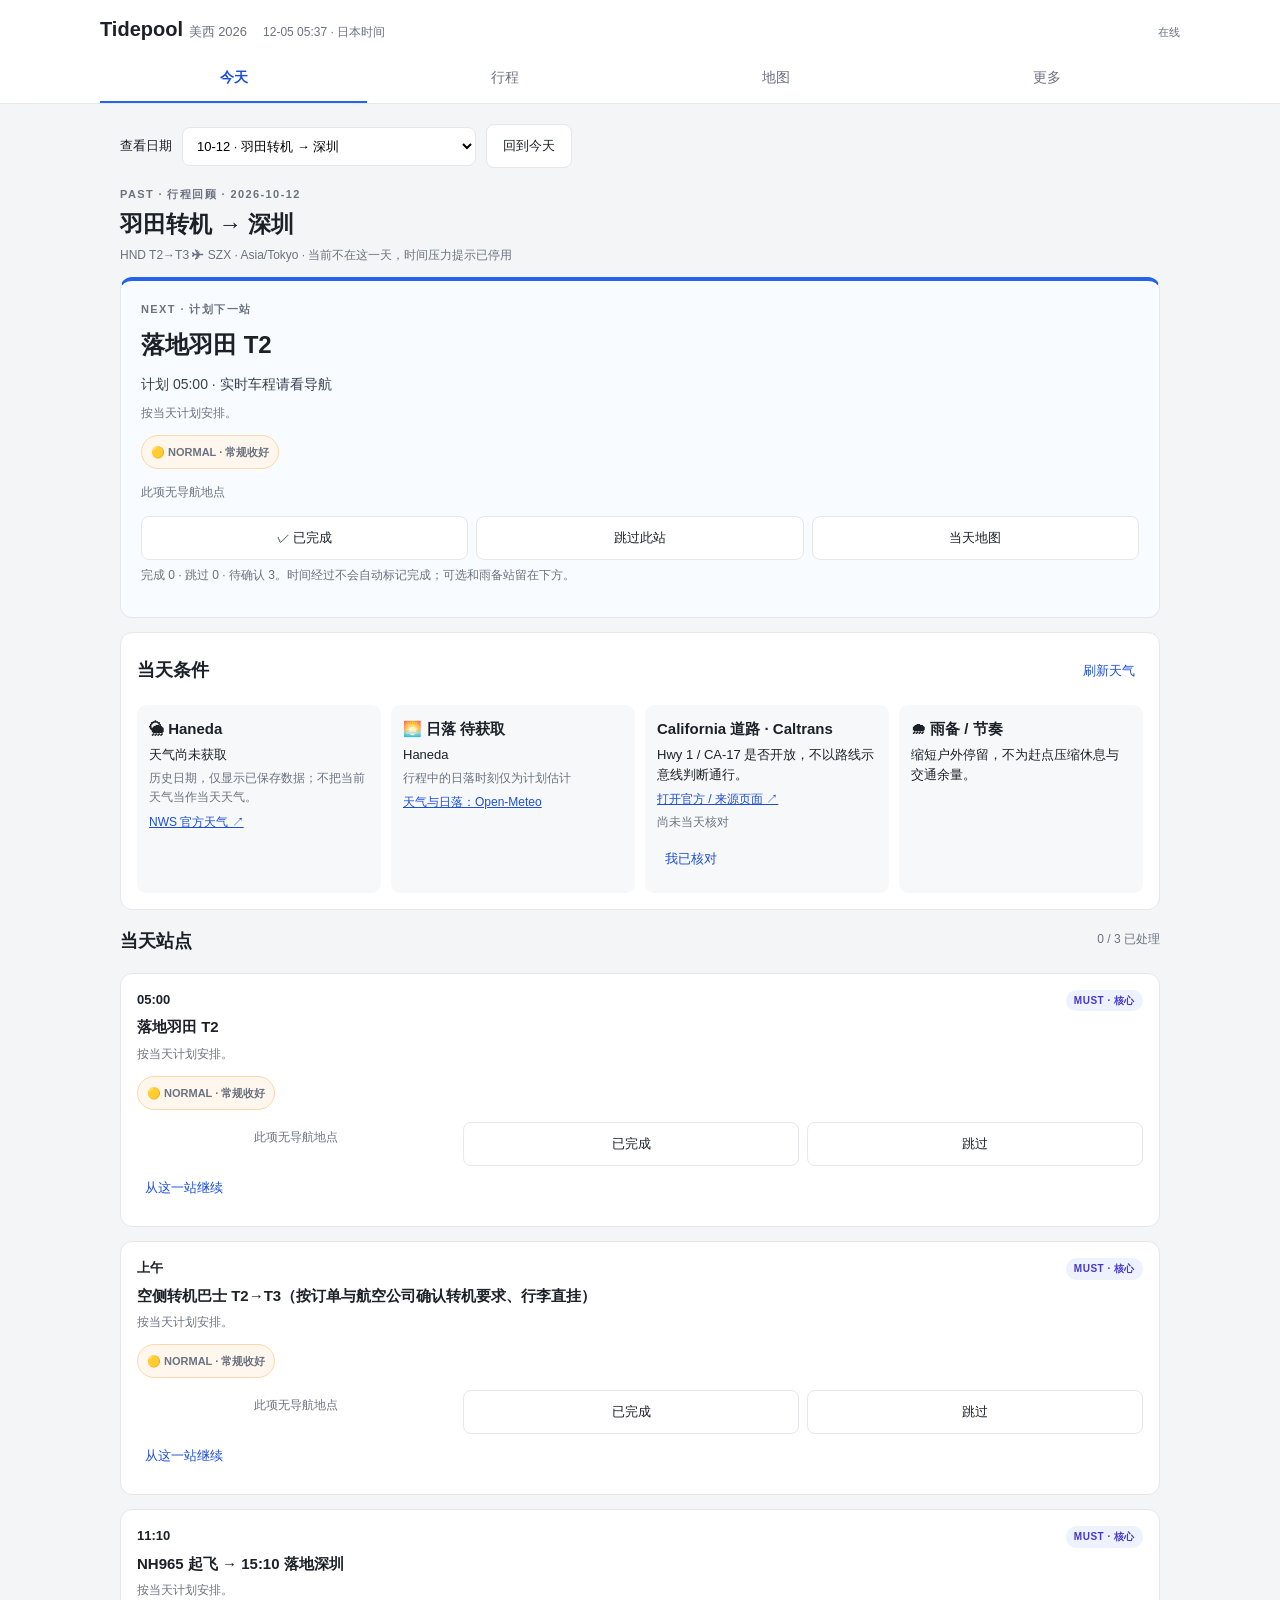
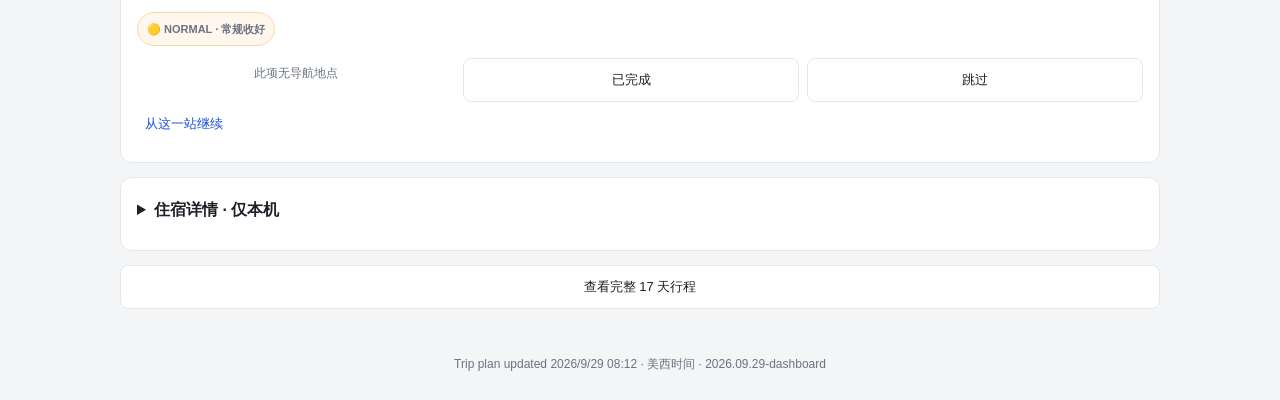
<file: index.html>
<!DOCTYPE html>
<html lang="zh-CN">
<head>
<meta charset="UTF-8"><meta name="viewport" content="width=device-width, initial-scale=1, viewport-fit=cover">
<meta name="robots" content="noindex,nofollow"><meta name="theme-color" content="#1e3a8a">
<meta name="apple-mobile-web-app-capable" content="yes"><meta name="mobile-web-app-capable" content="yes">
<meta name="apple-mobile-web-app-title" content="Tidepool"><meta name="referrer" content="no-referrer">
<link rel="apple-touch-icon" href="icon-180.png"><link rel="manifest" href="manifest.json">
<link rel="stylesheet" href="leaflet.css"><link rel="stylesheet" href="styles.css">
<title>Tidepool · 美西行程 2026</title>
<script src="data/init.js" defer></script><script src="data/trip.js" defer></script>
<script src="data/portland.js" defer></script><script src="data/ride.js" defer></script><script src="data/bay.js" defer></script><script src="data/la.js" defer></script><script src="data/plans.js" defer></script><script src="data/photos.js" defer></script>
<script src="core.js" defer></script><script src="leaflet.js" defer></script><script src="conditions.js" defer></script><script src="maps.js" defer></script><script src="app.js" defer></script><script src="offline.js" defer></script>
</head>
<body>
<header><div class="h-top"><h1>Tidepool <small>美西 2026</small></h1><span id="local-clock" class="h-meta"></span><span id="network" class="connection"></span></div>
<nav class="tabs" aria-label="主导航"><button class="tab on" data-view="today" aria-current="page">今天</button><button class="tab" data-view="trip">行程</button><button class="tab" data-view="map">地图</button><button class="tab" data-view="more">更多</button></nav></header>
<main>
<section id="v-today" class="on" aria-label="今天">
 <div class="date-row"><label for="day-select">查看日期</label><select id="day-select"></select><button class="btn" id="go-today">回到今天</button></div>
 <div id="today-heading"></div><div id="now-card"></div>
 <div id="due-todos"></div>
 <div class="panel"><div class="panel-title"><h2>当天条件</h2><button class="text-btn" id="refresh-conditions">刷新天气</button></div><div id="conditions" aria-live="polite"></div></div>
 <div id="today-stops"></div>
 <details class="panel"><summary>住宿详情 · 仅本机</summary><div id="today-private"></div><button class="text-btn" data-view="more">管理本机详情</button></details>
 <button class="btn wide" data-view="trip">查看完整 17 天行程</button>
</section>
<section id="v-trip" aria-label="完整行程"><div class="panel-title"><h2>完整行程</h2><button id="export-ics" class="btn">导出日历</button><button id="print" class="btn">打印</button></div><p class="muted">标记与今天页面同步；所有时间为行程所在地时间。</p><div id="timeline"></div></section>
<section id="v-map" aria-label="行程地图"><div class="map-filters"><label>地区 <select id="map-region"><option value="portland">Portland / Coast</option><option value="bay">Bay Area</option><option value="ride">Hwy 1</option><option value="la">Los Angeles</option></select></label><label>日期 <select id="map-day"></select></label></div><p class="muted">Google 地图路线为示意线；实时车程与道路通行请打开导航。虚线为折返。可选站可能需要绕行。</p><div class="rm-grid"><div id="travel-map" role="region" aria-label="Google 地图画布"></div><div id="map-side" class="rm-side"></div></div></section>
<section id="v-more" aria-label="更多工具"><div class="tool-grid"><button class="btn" data-tool="flights">航班 · 租车</button><button class="btn" data-tool="pack">装备</button><button class="btn" data-tool="todo">待办</button><button class="btn" data-tool="offline">离线准备</button><button class="btn" data-tool="private">本机详情</button><button class="btn" data-tool="sources">信息核对</button></div>
 <div id="tool-flights" class="tool-panel"><h2>航班 · 租车</h2><p class="muted">航班时刻为预订计划，航站楼、登机口与行李额度以航空公司当天通知为准。订单号请查看本机详情。</p><div class="fgrid" id="flights"></div><h2>租车</h2><div class="fgrid" id="cars"></div></div>
 <div id="tool-pack" class="tool-panel" hidden><div class="panel-title"><h2>装备</h2><button id="pack-reset" class="btn">重置勾选</button></div><div id="pack-progress"></div><div id="pack"></div></div>
 <div id="tool-todo" class="tool-panel" hidden><h2>待办</h2><p class="muted">勾选保存在本机；已过期事项留在这里，不再挤占今天首页。</p><div id="todos"></div></div>
 <div id="tool-offline" class="tool-panel" hidden><h2>离线准备</h2><div class="panel"><p id="offline-status" aria-live="polite">正在检查离线资源…</p><p class="muted">行程与应用可离线使用。地区缓存会保存该地区照片；Google 底图只保存你实际浏览过的部分，不能替代 Google Maps 离线地图。离线时外部导航与实时天气不可用。</p><div class="actions"><button class="btn" data-cache="portland">缓存 Portland</button><button class="btn" data-cache="ride">缓存 Hwy 1</button><button class="btn" data-cache="bay">缓存 Bay Area</button><button class="btn" data-cache="la">缓存 LA</button></div><div id="offline-regions"></div><button class="text-btn" id="check-offline">重新检查离线状态</button></div></div>
 <div id="tool-private" class="tool-panel" hidden><h2>本机详情</h2><div class="panel"><p>私人住宿地址与预订凭证不随网页发布。导入你自己的详情文件后，只保存在当前浏览器；不会同步到服务器。共享设备请勿导入。</p><label class="file-label">导入本机详情 JSON <input type="file" id="import-private" accept="application/json,.json"></label><div id="private-status" aria-live="polite"></div><button class="btn" id="export-private">导出本机备份</button><button class="btn" id="clear-private">清除本机详情</button><details><summary>查看已导入详情</summary><div id="private-list"></div></details></div><div class="panel"><h3>预订平台</h3><a href="https://www.airbnb.com/trips" target="_blank" rel="noopener noreferrer">Airbnb 行程</a> · <a href="https://secure.booking.com/myreservations.html" target="_blank" rel="noopener noreferrer">Booking 订单</a> · <a href="https://us.trip.com/order/all" target="_blank" rel="noopener noreferrer">Trip.com 订单</a></div></div>
 <div id="tool-sources" class="tool-panel" hidden><h2>信息核对</h2><p class="muted">固定地点沿用行程资料；营业、停车、道路、潮汐需要当天核对。“我已核对”仅记录你查看后的时间，不表示本站自动验证。</p><div id="sources"></div></div>
</section>
</main><footer id="footer"></footer><div id="toast" role="status" aria-live="polite"></div>
<noscript><p>请启用 JavaScript 来显示行程和离线工具。</p></noscript>
</body></html>
</file>
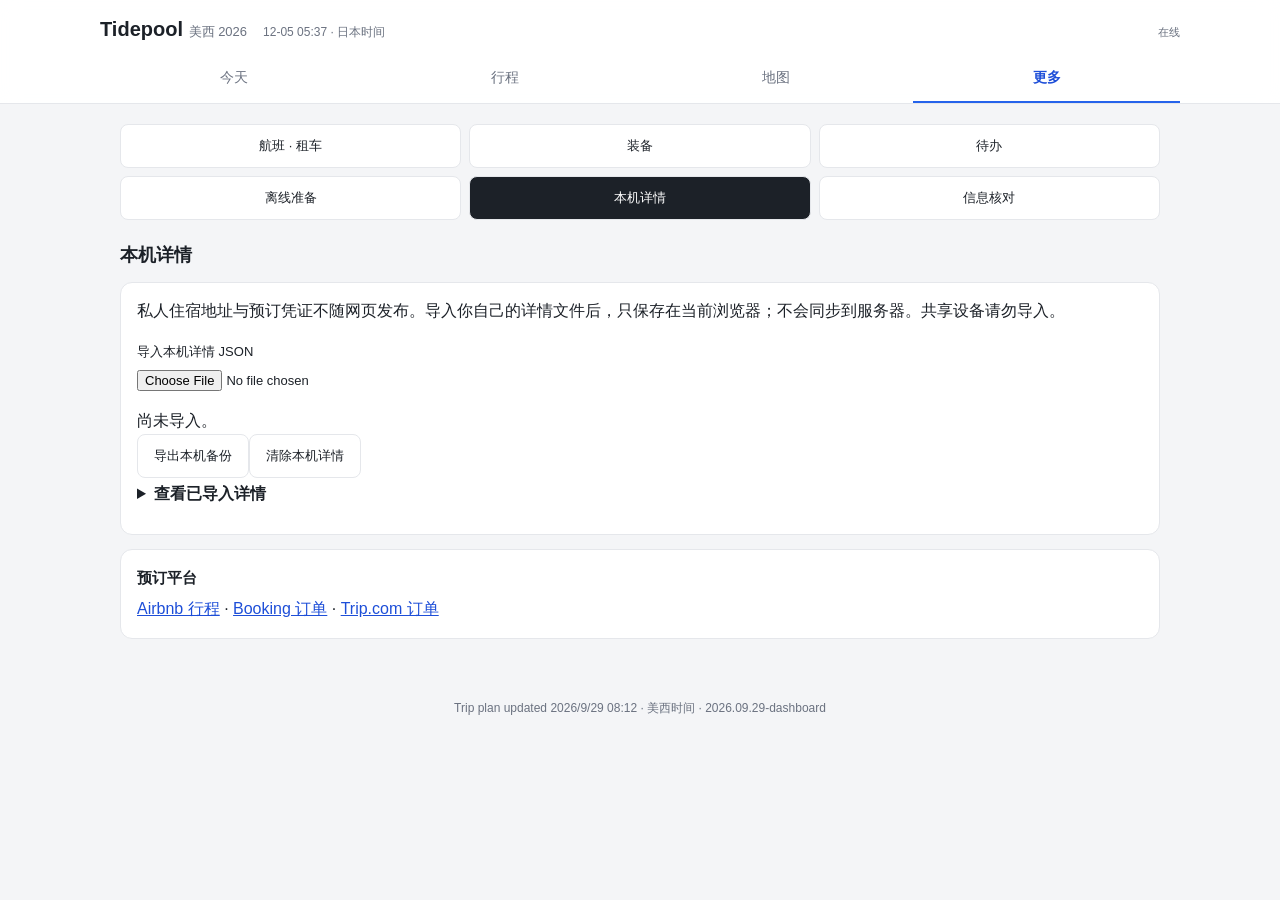
<file: booking.html>
<!doctype html><html lang="zh-CN"><head><meta charset="utf-8"><meta name="viewport" content="width=device-width,initial-scale=1"><meta name="robots" content="noindex,nofollow"><meta http-equiv="refresh" content="0;url=./#more"><title>Tidepool · 预订详情已移入本机</title></head><body><h1>预订与行程已统一</h1><p>私人地址和订单凭证不再公开发布。</p><a href="./#more">打开新版 · 本机详情</a><script src="booking-redirect.js"></script></body></html>
</file>
<file: leaflet.css>
/* required styles */

.leaflet-pane,
.leaflet-tile,
.leaflet-marker-icon,
.leaflet-marker-shadow,
.leaflet-tile-container,
.leaflet-pane > svg,
.leaflet-pane > canvas,
.leaflet-zoom-box,
.leaflet-image-layer,
.leaflet-layer {
	position: absolute;
	left: 0;
	top: 0;
	}
.leaflet-container {
	overflow: hidden;
	}
.leaflet-tile,
.leaflet-marker-icon,
.leaflet-marker-shadow {
	-webkit-user-select: none;
	   -moz-user-select: none;
	        user-select: none;
	  -webkit-user-drag: none;
	}
/* Prevents IE11 from highlighting tiles in blue */
.leaflet-tile::selection {
	background: transparent;
}
/* Safari renders non-retina tile on retina better with this, but Chrome is worse */
.leaflet-safari .leaflet-tile {
	image-rendering: -webkit-optimize-contrast;
	}
/* hack that prevents hw layers "stretching" when loading new tiles */
.leaflet-safari .leaflet-tile-container {
	width: 1600px;
	height: 1600px;
	-webkit-transform-origin: 0 0;
	}
.leaflet-marker-icon,
.leaflet-marker-shadow {
	display: block;
	}
/* .leaflet-container svg: reset svg max-width decleration shipped in Joomla! (joomla.org) 3.x */
/* .leaflet-container img: map is broken in FF if you have max-width: 100% on tiles */
.leaflet-container .leaflet-overlay-pane svg {
	max-width: none !important;
	max-height: none !important;
	}
.leaflet-container .leaflet-marker-pane img,
.leaflet-container .leaflet-shadow-pane img,
.leaflet-container .leaflet-tile-pane img,
.leaflet-container img.leaflet-image-layer,
.leaflet-container .leaflet-tile {
	max-width: none !important;
	max-height: none !important;
	width: auto;
	padding: 0;
	}

.leaflet-container img.leaflet-tile {
	/* See: https://bugs.chromium.org/p/chromium/issues/detail?id=600120 */
	mix-blend-mode: plus-lighter;
}

.leaflet-container.leaflet-touch-zoom {
	-ms-touch-action: pan-x pan-y;
	touch-action: pan-x pan-y;
	}
.leaflet-container.leaflet-touch-drag {
	-ms-touch-action: pinch-zoom;
	/* Fallback for FF which doesn't support pinch-zoom */
	touch-action: none;
	touch-action: pinch-zoom;
}
.leaflet-container.leaflet-touch-drag.leaflet-touch-zoom {
	-ms-touch-action: none;
	touch-action: none;
}
.leaflet-container {
	-webkit-tap-highlight-color: transparent;
}
.leaflet-container a {
	-webkit-tap-highlight-color: rgba(51, 181, 229, 0.4);
}
.leaflet-tile {
	filter: inherit;
	visibility: hidden;
	}
.leaflet-tile-loaded {
	visibility: inherit;
	}
.leaflet-zoom-box {
	width: 0;
	height: 0;
	-moz-box-sizing: border-box;
	     box-sizing: border-box;
	z-index: 800;
	}
/* workaround for https://bugzilla.mozilla.org/show_bug.cgi?id=888319 */
.leaflet-overlay-pane svg {
	-moz-user-select: none;
	}

.leaflet-pane         { z-index: 400; }

.leaflet-tile-pane    { z-index: 200; }
.leaflet-overlay-pane { z-index: 400; }
.leaflet-shadow-pane  { z-index: 500; }
.leaflet-marker-pane  { z-index: 600; }
.leaflet-tooltip-pane   { z-index: 650; }
.leaflet-popup-pane   { z-index: 700; }

.leaflet-map-pane canvas { z-index: 100; }
.leaflet-map-pane svg    { z-index: 200; }

.leaflet-vml-shape {
	width: 1px;
	height: 1px;
	}
.lvml {
	behavior: url(#default#VML);
	display: inline-block;
	position: absolute;
	}


/* control positioning */

.leaflet-control {
	position: relative;
	z-index: 800;
	pointer-events: visiblePainted; /* IE 9-10 doesn't have auto */
	pointer-events: auto;
	}
.leaflet-top,
.leaflet-bottom {
	position: absolute;
	z-index: 1000;
	pointer-events: none;
	}
.leaflet-top {
	top: 0;
	}
.leaflet-right {
	right: 0;
	}
.leaflet-bottom {
	bottom: 0;
	}
.leaflet-left {
	left: 0;
	}
.leaflet-control {
	float: left;
	clear: both;
	}
.leaflet-right .leaflet-control {
	float: right;
	}
.leaflet-top .leaflet-control {
	margin-top: 10px;
	}
.leaflet-bottom .leaflet-control {
	margin-bottom: 10px;
	}
.leaflet-left .leaflet-control {
	margin-left: 10px;
	}
.leaflet-right .leaflet-control {
	margin-right: 10px;
	}


/* zoom and fade animations */

.leaflet-fade-anim .leaflet-popup {
	opacity: 0;
	-webkit-transition: opacity 0.2s linear;
	   -moz-transition: opacity 0.2s linear;
	        transition: opacity 0.2s linear;
	}
.leaflet-fade-anim .leaflet-map-pane .leaflet-popup {
	opacity: 1;
	}
.leaflet-zoom-animated {
	-webkit-transform-origin: 0 0;
	    -ms-transform-origin: 0 0;
	        transform-origin: 0 0;
	}
svg.leaflet-zoom-animated {
	will-change: transform;
}

.leaflet-zoom-anim .leaflet-zoom-animated {
	-webkit-transition: -webkit-transform 0.25s cubic-bezier(0,0,0.25,1);
	   -moz-transition:    -moz-transform 0.25s cubic-bezier(0,0,0.25,1);
	        transition:         transform 0.25s cubic-bezier(0,0,0.25,1);
	}
.leaflet-zoom-anim .leaflet-tile,
.leaflet-pan-anim .leaflet-tile {
	-webkit-transition: none;
	   -moz-transition: none;
	        transition: none;
	}

.leaflet-zoom-anim .leaflet-zoom-hide {
	visibility: hidden;
	}


/* cursors */

.leaflet-interactive {
	cursor: pointer;
	}
.leaflet-grab {
	cursor: -webkit-grab;
	cursor:    -moz-grab;
	cursor:         grab;
	}
.leaflet-crosshair,
.leaflet-crosshair .leaflet-interactive {
	cursor: crosshair;
	}
.leaflet-popup-pane,
.leaflet-control {
	cursor: auto;
	}
.leaflet-dragging .leaflet-grab,
.leaflet-dragging .leaflet-grab .leaflet-interactive,
.leaflet-dragging .leaflet-marker-draggable {
	cursor: move;
	cursor: -webkit-grabbing;
	cursor:    -moz-grabbing;
	cursor:         grabbing;
	}

/* marker & overlays interactivity */
.leaflet-marker-icon,
.leaflet-marker-shadow,
.leaflet-image-layer,
.leaflet-pane > svg path,
.leaflet-tile-container {
	pointer-events: none;
	}

.leaflet-marker-icon.leaflet-interactive,
.leaflet-image-layer.leaflet-interactive,
.leaflet-pane > svg path.leaflet-interactive,
svg.leaflet-image-layer.leaflet-interactive path {
	pointer-events: visiblePainted; /* IE 9-10 doesn't have auto */
	pointer-events: auto;
	}

/* visual tweaks */

.leaflet-container {
	background: #ddd;
	outline-offset: 1px;
	}
.leaflet-container a {
	color: #0078A8;
	}
.leaflet-zoom-box {
	border: 2px dotted #38f;
	background: rgba(255,255,255,0.5);
	}


/* general typography */
.leaflet-container {
	font-family: "Helvetica Neue", Arial, Helvetica, sans-serif;
	font-size: 12px;
	font-size: 0.75rem;
	line-height: 1.5;
	}


/* general toolbar styles */

.leaflet-bar {
	box-shadow: 0 1px 5px rgba(0,0,0,0.65);
	border-radius: 4px;
	}
.leaflet-bar a {
	background-color: #fff;
	border-bottom: 1px solid #ccc;
	width: 26px;
	height: 26px;
	line-height: 26px;
	display: block;
	text-align: center;
	text-decoration: none;
	color: black;
	}
.leaflet-bar a,
.leaflet-control-layers-toggle {
	background-position: 50% 50%;
	background-repeat: no-repeat;
	display: block;
	}
.leaflet-bar a:hover,
.leaflet-bar a:focus {
	background-color: #f4f4f4;
	}
.leaflet-bar a:first-child {
	border-top-left-radius: 4px;
	border-top-right-radius: 4px;
	}
.leaflet-bar a:last-child {
	border-bottom-left-radius: 4px;
	border-bottom-right-radius: 4px;
	border-bottom: none;
	}
.leaflet-bar a.leaflet-disabled {
	cursor: default;
	background-color: #f4f4f4;
	color: #bbb;
	}

.leaflet-touch .leaflet-bar a {
	width: 30px;
	height: 30px;
	line-height: 30px;
	}
.leaflet-touch .leaflet-bar a:first-child {
	border-top-left-radius: 2px;
	border-top-right-radius: 2px;
	}
.leaflet-touch .leaflet-bar a:last-child {
	border-bottom-left-radius: 2px;
	border-bottom-right-radius: 2px;
	}

/* zoom control */

.leaflet-control-zoom-in,
.leaflet-control-zoom-out {
	font: bold 18px 'Lucida Console', Monaco, monospace;
	text-indent: 1px;
	}

.leaflet-touch .leaflet-control-zoom-in, .leaflet-touch .leaflet-control-zoom-out  {
	font-size: 22px;
	}


/* layers control */

.leaflet-control-layers {
	box-shadow: 0 1px 5px rgba(0,0,0,0.4);
	background: #fff;
	border-radius: 5px;
	}
.leaflet-control-layers-toggle {
	background-image: url(images/layers.png);
	width: 36px;
	height: 36px;
	}
.leaflet-retina .leaflet-control-layers-toggle {
	background-image: url(images/layers-2x.png);
	background-size: 26px 26px;
	}
.leaflet-touch .leaflet-control-layers-toggle {
	width: 44px;
	height: 44px;
	}
.leaflet-control-layers .leaflet-control-layers-list,
.leaflet-control-layers-expanded .leaflet-control-layers-toggle {
	display: none;
	}
.leaflet-control-layers-expanded .leaflet-control-layers-list {
	display: block;
	position: relative;
	}
.leaflet-control-layers-expanded {
	padding: 6px 10px 6px 6px;
	color: #333;
	background: #fff;
	}
.leaflet-control-layers-scrollbar {
	overflow-y: scroll;
	overflow-x: hidden;
	padding-right: 5px;
	}
.leaflet-control-layers-selector {
	margin-top: 2px;
	position: relative;
	top: 1px;
	}
.leaflet-control-layers label {
	display: block;
	font-size: 13px;
	font-size: 1.08333em;
	}
.leaflet-control-layers-separator {
	height: 0;
	border-top: 1px solid #ddd;
	margin: 5px -10px 5px -6px;
	}

/* Default icon URLs */
.leaflet-default-icon-path { /* used only in path-guessing heuristic, see L.Icon.Default */
	background-image: url(images/marker-icon.png);
	}


/* attribution and scale controls */

.leaflet-container .leaflet-control-attribution {
	background: #fff;
	background: rgba(255, 255, 255, 0.8);
	margin: 0;
	}
.leaflet-control-attribution,
.leaflet-control-scale-line {
	padding: 0 5px;
	color: #333;
	line-height: 1.4;
	}
.leaflet-control-attribution a {
	text-decoration: none;
	}
.leaflet-control-attribution a:hover,
.leaflet-control-attribution a:focus {
	text-decoration: underline;
	}
.leaflet-attribution-flag {
	display: inline !important;
	vertical-align: baseline !important;
	width: 1em;
	height: 0.6669em;
	}
.leaflet-left .leaflet-control-scale {
	margin-left: 5px;
	}
.leaflet-bottom .leaflet-control-scale {
	margin-bottom: 5px;
	}
.leaflet-control-scale-line {
	border: 2px solid #777;
	border-top: none;
	line-height: 1.1;
	padding: 2px 5px 1px;
	white-space: nowrap;
	-moz-box-sizing: border-box;
	     box-sizing: border-box;
	background: rgba(255, 255, 255, 0.8);
	text-shadow: 1px 1px #fff;
	}
.leaflet-control-scale-line:not(:first-child) {
	border-top: 2px solid #777;
	border-bottom: none;
	margin-top: -2px;
	}
.leaflet-control-scale-line:not(:first-child):not(:last-child) {
	border-bottom: 2px solid #777;
	}

.leaflet-touch .leaflet-control-attribution,
.leaflet-touch .leaflet-control-layers,
.leaflet-touch .leaflet-bar {
	box-shadow: none;
	}
.leaflet-touch .leaflet-control-layers,
.leaflet-touch .leaflet-bar {
	border: 2px solid rgba(0,0,0,0.2);
	background-clip: padding-box;
	}


/* popup */

.leaflet-popup {
	position: absolute;
	text-align: center;
	margin-bottom: 20px;
	}
.leaflet-popup-content-wrapper {
	padding: 1px;
	text-align: left;
	border-radius: 12px;
	}
.leaflet-popup-content {
	margin: 13px 24px 13px 20px;
	line-height: 1.3;
	font-size: 13px;
	font-size: 1.08333em;
	min-height: 1px;
	}
.leaflet-popup-content p {
	margin: 17px 0;
	margin: 1.3em 0;
	}
.leaflet-popup-tip-container {
	width: 40px;
	height: 20px;
	position: absolute;
	left: 50%;
	margin-top: -1px;
	margin-left: -20px;
	overflow: hidden;
	pointer-events: none;
	}
.leaflet-popup-tip {
	width: 17px;
	height: 17px;
	padding: 1px;

	margin: -10px auto 0;
	pointer-events: auto;

	-webkit-transform: rotate(45deg);
	   -moz-transform: rotate(45deg);
	    -ms-transform: rotate(45deg);
	        transform: rotate(45deg);
	}
.leaflet-popup-content-wrapper,
.leaflet-popup-tip {
	background: white;
	color: #333;
	box-shadow: 0 3px 14px rgba(0,0,0,0.4);
	}
.leaflet-container a.leaflet-popup-close-button {
	position: absolute;
	top: 0;
	right: 0;
	border: none;
	text-align: center;
	width: 24px;
	height: 24px;
	font: 16px/24px Tahoma, Verdana, sans-serif;
	color: #757575;
	text-decoration: none;
	background: transparent;
	}
.leaflet-container a.leaflet-popup-close-button:hover,
.leaflet-container a.leaflet-popup-close-button:focus {
	color: #585858;
	}
.leaflet-popup-scrolled {
	overflow: auto;
	}

.leaflet-oldie .leaflet-popup-content-wrapper {
	-ms-zoom: 1;
	}
.leaflet-oldie .leaflet-popup-tip {
	width: 24px;
	margin: 0 auto;

	-ms-filter: "progid:DXImageTransform.Microsoft.Matrix(M11=0.70710678, M12=0.70710678, M21=-0.70710678, M22=0.70710678)";
	filter: progid:DXImageTransform.Microsoft.Matrix(M11=0.70710678, M12=0.70710678, M21=-0.70710678, M22=0.70710678);
	}

.leaflet-oldie .leaflet-control-zoom,
.leaflet-oldie .leaflet-control-layers,
.leaflet-oldie .leaflet-popup-content-wrapper,
.leaflet-oldie .leaflet-popup-tip {
	border: 1px solid #999;
	}


/* div icon */

.leaflet-div-icon {
	background: #fff;
	border: 1px solid #666;
	}


/* Tooltip */
/* Base styles for the element that has a tooltip */
.leaflet-tooltip {
	position: absolute;
	padding: 6px;
	background-color: #fff;
	border: 1px solid #fff;
	border-radius: 3px;
	color: #222;
	white-space: nowrap;
	-webkit-user-select: none;
	-moz-user-select: none;
	-ms-user-select: none;
	user-select: none;
	pointer-events: none;
	box-shadow: 0 1px 3px rgba(0,0,0,0.4);
	}
.leaflet-tooltip.leaflet-interactive {
	cursor: pointer;
	pointer-events: auto;
	}
.leaflet-tooltip-top:before,
.leaflet-tooltip-bottom:before,
.leaflet-tooltip-left:before,
.leaflet-tooltip-right:before {
	position: absolute;
	pointer-events: none;
	border: 6px solid transparent;
	background: transparent;
	content: "";
	}

/* Directions */

.leaflet-tooltip-bottom {
	margin-top: 6px;
}
.leaflet-tooltip-top {
	margin-top: -6px;
}
.leaflet-tooltip-bottom:before,
.leaflet-tooltip-top:before {
	left: 50%;
	margin-left: -6px;
	}
.leaflet-tooltip-top:before {
	bottom: 0;
	margin-bottom: -12px;
	border-top-color: #fff;
	}
.leaflet-tooltip-bottom:before {
	top: 0;
	margin-top: -12px;
	margin-left: -6px;
	border-bottom-color: #fff;
	}
.leaflet-tooltip-left {
	margin-left: -6px;
}
.leaflet-tooltip-right {
	margin-left: 6px;
}
.leaflet-tooltip-left:before,
.leaflet-tooltip-right:before {
	top: 50%;
	margin-top: -6px;
	}
.leaflet-tooltip-left:before {
	right: 0;
	margin-right: -12px;
	border-left-color: #fff;
	}
.leaflet-tooltip-right:before {
	left: 0;
	margin-left: -12px;
	border-right-color: #fff;
	}

/* Printing */

@media print {
	/* Prevent printers from removing background-images of controls. */
	.leaflet-control {
		-webkit-print-color-adjust: exact;
		print-color-adjust: exact;
		}
	}
</file>
<file: styles.css>
:root{
  --bg:#f4f5f7; --card:#ffffff; --ink:#1c2128; --sub:#6b7280; --line:#e5e7eb;
  --bay:#0e9384; --pdx:#3572d6; --buf:#8a8f98; --ride:#e06c1f; --work:#7c5cd6; --fly:#334155; --home:#0f766e;
  --ok:#16a34a; --hot:#dc2626; --warn:#ca8a04;
}
*{margin:0;padding:0;box-sizing:border-box}
body{font-family:-apple-system,BlinkMacSystemFont,"Segoe UI","PingFang SC","Microsoft YaHei",sans-serif;background:var(--bg);color:var(--ink);line-height:1.55}
header{position:sticky;top:0;z-index:10;background:rgba(255,255,255,.92);backdrop-filter:blur(10px);border-bottom:1px solid var(--line);padding:14px 20px 0}
.h-top{display:flex;flex-wrap:wrap;align-items:baseline;gap:10px 16px;max-width:1080px;margin:0 auto}
h1{font-size:20px;font-weight:700}
.h-meta{font-size:13px;color:var(--sub)}
.count{font-size:13px;color:var(--hot);font-weight:600;margin-left:auto}
.tabs{display:flex;gap:4px;max-width:1080px;margin:10px auto 0}
.tab{border:none;background:none;padding:8px 16px;font-size:14px;color:var(--sub);cursor:pointer;border-radius:8px 8px 0 0;border-bottom:2px solid transparent}
.tab.on{color:var(--ink);font-weight:600;border-bottom-color:var(--ink)}
main{max-width:1080px;margin:0 auto;padding:20px}
section{display:none}
section.on{display:block}
.stats{display:flex;flex-wrap:wrap;gap:8px;margin-bottom:14px}
.chip{background:var(--card);border:1px solid var(--line);border-radius:99px;padding:5px 14px;font-size:13px;color:var(--sub)}
.chip b{color:var(--ink)}
.bar{display:flex;flex-wrap:wrap;gap:8px;margin:6px 0 18px}
.lg{display:flex;align-items:center;gap:6px;font-size:12px;color:var(--sub)}
.lg i{width:10px;height:10px;border-radius:3px;display:inline-block}
.actions{display:flex;gap:10px;margin-bottom:16px;flex-wrap:wrap}
.btn{border:1px solid var(--line);background:var(--card);border-radius:8px;padding:8px 16px;font-size:13px;cursor:pointer;color:var(--ink);font-weight:500}
.btn:hover{border-color:var(--ink)}
.btn.primary{background:var(--ink);color:#fff;border-color:var(--ink)}
/* timeline */
.tl{display:flex;flex-direction:column}
.day{display:flex;gap:0;position:relative}
.rail{width:74px;flex:none;display:flex;flex-direction:column;align-items:center}
.rail .dt{font-size:12px;font-weight:700;color:var(--ink)}
.rail .dw{font-size:11px;color:var(--sub)}
.rail .dot{width:12px;height:12px;border-radius:50%;margin:6px 0;flex:none;outline:3px solid var(--bg)}
.rail .ln{width:2px;flex:1;background:var(--line)}
.day:last-child .ln{display:none}
.card{flex:1;background:var(--card);border:1px solid var(--line);border-radius:12px;padding:14px 16px;margin:0 0 14px 6px;position:relative;overflow:hidden}
.card::before{content:"";position:absolute;left:0;top:0;bottom:0;width:4px;background:var(--pc)}
.c-head{display:flex;flex-wrap:wrap;align-items:center;gap:8px;margin-bottom:4px}
.c-title{font-size:16px;font-weight:700;margin-bottom:8px}
.badge{font-size:11px;font-weight:600;padding:2px 10px;border-radius:99px;color:#fff;background:var(--pc)}
.loc{font-size:12px;color:var(--sub);margin-left:auto}
.items{list-style:none}
.items li{font-size:13.5px;padding:3px 0;color:#374151}
.items b{display:inline-block;min-width:44px;color:var(--ink);font-weight:600}
.c-foot{margin-top:10px;padding-top:8px;border-top:1px dashed var(--line);font-size:12.5px;color:var(--sub)}
/* flights */
.fgrid{display:grid;grid-template-columns:repeat(auto-fill,minmax(min(320px,100%),1fr));gap:14px}.fcard{min-width:0;overflow-wrap:anywhere}
.fcard{background:var(--card);border:1px solid var(--line);border-radius:12px;padding:16px}
.f-top{display:flex;justify-content:space-between;align-items:center;margin-bottom:6px}
.f-no{font-size:13px;font-weight:600}
.st{font-size:11px;font-weight:700;padding:2px 10px;border-radius:99px}
.st.booked{background:#dcfce7;color:#15803d}
.st.todo{background:#fee2e2;color:#b91c1c}
.st.confirm{background:#fef3c7;color:#a16207}
.st.paid{background:#dbeafe;color:#1d4ed8}
.fsec{font-size:15px;font-weight:800;margin:18px 0 10px}
.f-route{font-size:18px;font-weight:700;letter-spacing:.5px}
.f-times{display:flex;gap:20px;margin:8px 0 4px}
.f-times div{font-size:13px;color:var(--sub)}
.f-times b{display:block;font-size:20px;color:var(--ink)}
.f-note{font-size:12.5px;color:var(--sub);margin-top:8px;padding-top:8px;border-top:1px dashed var(--line)}
.f-date{font-size:12px;color:var(--sub)}
/* packing */
.pbar{height:8px;background:var(--line);border-radius:99px;overflow:hidden;margin:8px 0 18px}
.pbar i{display:block;height:100%;background:var(--ok);width:0;transition:width .3s}
.ptext{font-size:13px;color:var(--sub)}
.pcat{background:var(--card);border:1px solid var(--line);border-radius:12px;padding:14px 16px;margin-bottom:14px}
.pcat h3{font-size:14px;font-weight:700;margin-bottom:10px}
.pitem{display:flex;align-items:flex-start;gap:10px;padding:5px 0;font-size:13.5px;cursor:pointer}
.pitem input{margin-top:3px;accent-color:var(--ok)}
.pitem.done span{color:var(--sub);text-decoration:line-through}
/* todo */
.tcard{background:var(--card);border:1px solid var(--line);border-left:4px solid var(--tc);border-radius:10px;padding:12px 16px;margin-bottom:10px;font-size:14px}
.tcard.done{color:var(--sub)}
.tcard .tag{font-size:11px;font-weight:700;margin-right:8px;color:var(--tc)}
/* ride map */
.rm-grid{display:grid;grid-template-columns:minmax(0,1.6fr) minmax(300px,1fr);gap:14px;align-items:start}
#rmap,#pmap,#bmap,#lmap{height:calc(100vh - 150px);min-height:480px;border-radius:14px;border:1px solid var(--line);background:#e8ecef;z-index:1}
.rm-side{max-height:calc(100vh - 150px);overflow:auto;padding-right:2px}
.rmtabs{display:flex;gap:6px;margin-bottom:10px;flex-wrap:wrap}
.rmtab{border:1px solid var(--line);background:var(--card);color:var(--sub);border-radius:99px;padding:6px 14px;font-size:13px;cursor:pointer;font-weight:600}
.rmtab.on{color:#fff;border-color:transparent}
.rmtab.on[data-rv="all"]{background:#1c2128}
.rmtab.on[data-rv="d1"]{background:#ea580c}
.rmtab.on[data-rv="d2"]{background:#b91c1c}
.rmtab.on[data-pv="all"]{background:#1c2128}
.rmtab.on[data-pv="d1"]{background:#2563eb}
.rmtab.on[data-pv="d2"]{background:#16a34a}
.rmtab.on[data-pv="d3"]{background:#ea580c}
.rmtab.on[data-pv="d4"]{background:#7c3aed}
.rmtab.on[data-xv="all"]{background:#1c2128}
.rmtab.on[data-xv="b1"]{background:#0e7490}
.rmtab.on[data-xv="b2"]{background:#2563eb}
.rmtab.on[data-xv="b3"]{background:#b45309}
.rmtab.on[data-xv="b4"]{background:#16a34a}
.rmtab.on[data-xv="b5"]{background:#7c3aed}
.rmtab.on[data-xv="l1"]{background:#dc2626}
.rmtab.on[data-xv="l2"]{background:#ea580c}
.rmtab.on[data-xv="l3"]{background:#7c3aed}
.daycard{background:var(--card);border:1px solid var(--line);border-radius:14px;padding:14px 16px;margin-bottom:12px}
.daycard h2{font-size:15px;font-weight:700;display:flex;align-items:center;gap:8px;color:var(--ink)}
.daycard h2 i{width:10px;height:10px;border-radius:3px;display:inline-block;flex:none}
.daycard .dsum{font-size:12.5px;color:var(--sub);margin:4px 0 10px}
.rspot{display:flex;gap:10px;padding:8px 6px;border-top:1px dashed var(--line);cursor:pointer;border-radius:8px}
.rspot:hover{background:#f6f8fa}
.rspot .n{flex:none;width:22px;height:22px;border-radius:50%;color:#fff;font-size:12px;font-weight:700;display:flex;align-items:center;justify-content:center;margin-top:2px}
.rspot .st{min-width:0}
.rspot .st b{display:block;font-size:13.5px;color:var(--ink)}
.rspot .st span{font-size:12px;color:var(--sub)}
.rspot .st .why{font-size:12px;color:#374151;margin-top:2px}
.mleg{background:var(--card);border:1px solid var(--line);border-radius:12px;padding:10px 14px;font-size:12px;color:var(--sub);margin-bottom:12px}
.mleg b{color:var(--ink)}
.rtips{background:var(--card);border:1px solid var(--line);border-left:4px solid var(--ride);border-radius:10px;padding:10px 14px;font-size:12.5px;color:#374151;margin-bottom:12px}
.rtips b{color:var(--ink)}
.pop-t{font-size:14.5px;font-weight:700}
.pop-c{display:inline-block;font-size:11px;color:#fff;border-radius:99px;padding:1px 9px;margin:4px 0 6px}
.pop-time{font-size:12.5px;color:var(--sub)}
.pop-note{font-size:12.5px;color:#374151;margin-top:6px;max-width:260px}
.pop-nav{display:inline-block;margin-top:8px;font-size:12.5px;font-weight:600;color:#2563eb;text-decoration:none;border:1px solid #bfdbfe;border-radius:8px;padding:3px 10px;background:#eff6ff}
.pop-nav:hover{background:#dbeafe}
.pop-img{display:block;width:260px;height:160px;object-fit:cover;border-radius:8px;margin:6px 0 2px;background:#e5e7eb;cursor:zoom-in}
.pop-cr,.sp-cr{font-size:10.5px;color:#9ca3af}.pop-cr a,.sp-cr a{color:#9ca3af}
.sp-img{display:block;width:100%;max-width:300px;height:130px;object-fit:cover;border-radius:8px;margin:6px 0 2px;background:#e5e7eb}
#phbox{position:fixed;inset:0;background:rgba(0,0,0,.88);display:none;align-items:center;justify-content:center;z-index:99999;flex-direction:column;padding:16px}
#phbox img{max-width:100%;max-height:82vh;border-radius:6px}#phbox div{color:#ddd;font-size:12px;margin-top:8px;text-align:center}
.nav-link{display:inline-block;margin-top:4px;font-size:12px;font-weight:600;color:#2563eb;text-decoration:none}
.nav-link:hover{text-decoration:underline}
footer{text-align:center;font-size:12px;color:var(--sub);padding:26px 0}
@media (max-width:640px){
  .rail{width:52px}
  .items b{min-width:40px}
  main{padding:14px}
  .rm-grid{grid-template-columns:1fr}
  #rmap,#pmap,#bmap,#lmap{height:60vh;min-height:380px}
  .rm-side{max-height:none}
}


html,body{overflow-x:hidden;max-width:100%}
header{padding-top:calc(14px + env(safe-area-inset-top))}
@media(max-width:720px){
 header{padding-left:12px;padding-right:12px}
 .tabs{overflow-x:auto;flex-wrap:nowrap;-webkit-overflow-scrolling:touch;scrollbar-width:none}
 .tabs::-webkit-scrollbar{display:none}
 .tab{white-space:nowrap;flex:0 0 auto;padding:8px 11px}
 main{padding:12px}
 .card *,.rm-side *{min-width:0;overflow-wrap:anywhere}
 .count{margin-left:0}
 #rmap,#pmap{height:58vh!important;min-height:320px}
 .fgrid,.rm-grid{grid-template-columns:minmax(0,1fr)!important}
 .day .card{min-width:0}
 .c-head{flex-wrap:wrap}
 .loc{flex-basis:100%;margin-left:0!important;margin-top:4px;white-space:normal}
 .h-meta{display:block;width:100%}
}
/* Dashboard extensions keep the existing regional colors and quiet card system. */
:root{--pdx:#3572d6;--focus:#2563eb}
button,input,select{font:inherit}button,a,input,select,summary{touch-action:manipulation}button,a,summary{ -webkit-tap-highlight-color:transparent}button:focus-visible,a:focus-visible,input:focus-visible,select:focus-visible,summary:focus-visible{outline:3px solid #60a5fa;outline-offset:3px}button{min-height:44px}button:disabled{opacity:.5;cursor:wait}a{color:#1d4ed8}h1 small{font-size:13px;font-weight:500;color:var(--sub)}h2{font-size:18px;margin:4px 0 12px}h3{font-size:15px;margin-bottom:8px}.tabs{display:grid;grid-template-columns:repeat(4,1fr)}.tab{min-height:48px}.tab.on{color:#1d4ed8;border-bottom-color:#2563eb}.h-meta{font-size:12px}.connection{font-size:11px;color:var(--sub);margin-left:auto}.panel,.stop-card,.now-card,.plan-card{background:var(--card);border:1px solid var(--line);border-radius:12px;padding:16px;margin-bottom:14px}.panel-title,.date-row,.map-filters,.stop-top{display:flex;align-items:center;gap:10px;flex-wrap:wrap}.panel-title{justify-content:space-between;margin-bottom:12px}.panel-title h2{margin:0}.muted{font-size:12px;color:var(--sub);line-height:1.6;margin:6px 0 12px}.text-btn{border:0;background:transparent;color:#1d4ed8;padding:5px 8px;font-size:13px;cursor:pointer}.date-row{margin-bottom:18px;font-size:13px}.date-row select,select{max-width:100%;background:#fff;border:1px solid var(--line);border-radius:8px;padding:10px}.eyebrow{font-size:11px;letter-spacing:1.4px;color:var(--sub);font-weight:700}.today-title{font-size:23px;line-height:1.35;margin:6px 0}.now-card{border-top:4px solid var(--focus);background:#f8fbff;padding:20px}.now-card h2{font-size:24px;margin-top:10px;line-height:1.4}.now-meta{font-size:14px;margin:8px 0;color:#374151}.pressure{font-size:13px;font-weight:600;color:#b45309;background:#fffbeb;border-radius:8px;padding:8px 10px;margin:10px 0}.nav-primary{display:flex;justify-content:center;align-items:center;min-height:50px;background:#2563eb;color:white!important;text-decoration:none;border-radius:9px;font-weight:700;padding:10px 18px}.stop-actions{display:flex;gap:8px;flex-wrap:wrap;margin-top:12px}.stop-actions>*{flex:1;text-align:center;min-width:72px}.stop-actions .btn{padding:8px}.stop-card h3{margin:5px 0 6px;line-height:1.5}.stop-top{justify-content:space-between;align-items:flex-start}.stop-time{font-size:13px;font-weight:700}.stop-card.completed,.stop-card.skipped{background:#f7f8fa;color:#6b7280}.stop-card.completed h3,.stop-card.skipped h3{text-decoration:line-through}.status-label{font-size:12px;color:#15803d}.tag-kind{display:inline-block;font-size:10px;letter-spacing:.5px;padding:3px 8px;border-radius:99px;background:#eef2ff;color:#4338ca;font-weight:700}.tag-kind.optional,.tag-kind.if-time{background:#f3f4f6;color:#6b7280}.tag-kind.rain{background:#e0f2fe;color:#0369a1}.safety{font-size:11px;margin:10px 0;color:#6b7280}.safety summary{list-style:none;display:inline-block;padding:5px 9px;background:#fff7ed;border:1px solid #fed7aa;border-radius:99px;cursor:pointer;min-height:32px}.safety p{padding:8px 2px}.shot{border-top:1px dashed var(--line);margin-top:12px;padding-top:8px;font-size:12px;color:var(--sub)}summary{cursor:pointer;font-weight:600;min-height:40px;line-height:2}.shot ul{padding-left:18px}.conditions-grid{display:grid;grid-template-columns:repeat(auto-fit,minmax(180px,1fr));gap:10px}.condition{background:#f7f8fa;border-radius:9px;padding:12px;font-size:13px}.condition strong{display:block;font-size:15px;margin-bottom:5px}.condition a{font-size:12px}.condition p{margin:4px 0}.condition input{border:1px solid var(--line);border-radius:5px;padding:6px;width:120px}.due-item,.todo-row{display:flex;gap:10px;align-items:flex-start;padding:12px;background:#fff;border:1px solid var(--line);border-radius:9px;margin:8px 0;font-size:13px}.todo-row.done{text-decoration:line-through;color:var(--sub)}input[type=checkbox]{width:20px;height:20px;flex:none;accent-color:#2563eb;margin-top:2px}.wide{width:100%}.tool-grid{display:grid;grid-template-columns:repeat(3,1fr);gap:8px;margin-bottom:22px}.tool-grid .on{background:#1c2128;color:white}.tool-panel[hidden]{display:none}.tool-panel h2{margin-top:20px}.file-label{display:block;margin:18px 0;font-size:13px}input[type=file]{max-width:100%;display:block;margin:8px 0}.private-entry{white-space:pre-wrap;font-size:13px;border-top:1px dashed var(--line);padding:10px 0}.plan-card.future{border-color:#edf0f3}.plan-card.today{border-left:4px solid #2563eb}.plan-card.past>summary{color:var(--sub)}.plan-card .items li{margin:5px 0}.plan-card summary{line-height:1.6}.plan-date{font-size:12px;color:var(--sub)}#travel-map{height:calc(100vh - 260px);min-height:420px;border-radius:12px;border:1px solid var(--line);z-index:1}.map-filters{margin-bottom:10px;font-size:13px}.rm-side{max-height:calc(100vh - 260px)}.map-spot{width:100%;background:transparent;border:0;text-align:left;padding:8px 0;color:#1d4ed8;cursor:pointer}.map-warning{padding:20px;color:var(--sub)}.pop-nav{min-height:40px;padding:8px}#toast{position:fixed;bottom:24px;left:50%;transform:translateX(-50%);background:#111827;color:white;padding:12px 18px;border-radius:10px;z-index:10000;max-width:90vw;display:none;font-size:13px}.offline-ok{color:#15803d}.offline-warn{color:#b45309}.progress-track{height:7px;background:#e5e7eb;border-radius:10px;overflow:hidden;margin:8px 0 18px}.progress-track i{display:block;height:100%;background:#16a34a}footer{padding-bottom:calc(26px + env(safe-area-inset-bottom))}
@media(max-width:720px){header{padding-left:12px;padding-right:12px}.tabs{display:grid;overflow:visible}.tab{padding:8px 0}.today-title{font-size:21px}.now-card h2{font-size:22px}.h-meta{width:auto}.date-row{gap:6px}.date-row select{flex:1;min-width:0}.date-row label{position:absolute;width:1px;height:1px;overflow:hidden;clip-path:inset(50%)}.date-row .btn{padding:8px 10px}.now-card{padding:16px}.rm-side{max-height:none}#travel-map{height:48vh;min-height:300px}.tool-grid{grid-template-columns:repeat(3,minmax(0,1fr))}.tool-grid .btn{font-size:12px;padding:8px 3px}.conditions-grid{grid-template-columns:1fr 1fr}.condition{min-width:0;overflow-wrap:anywhere}.map-filters label{flex:1;min-width:115px}.map-filters select{width:100%}.panel-title{gap:6px}.stop-actions>*{font-size:13px}}
@media print{header,.date-row,.stop-actions,.tool-grid,#toast,.nav-primary,.text-btn,.btn{display:none!important}section{display:none!important}#v-trip{display:block!important}.plan-card{break-inside:avoid}body{background:white}.plan-card>div{display:block!important}}
</file>
